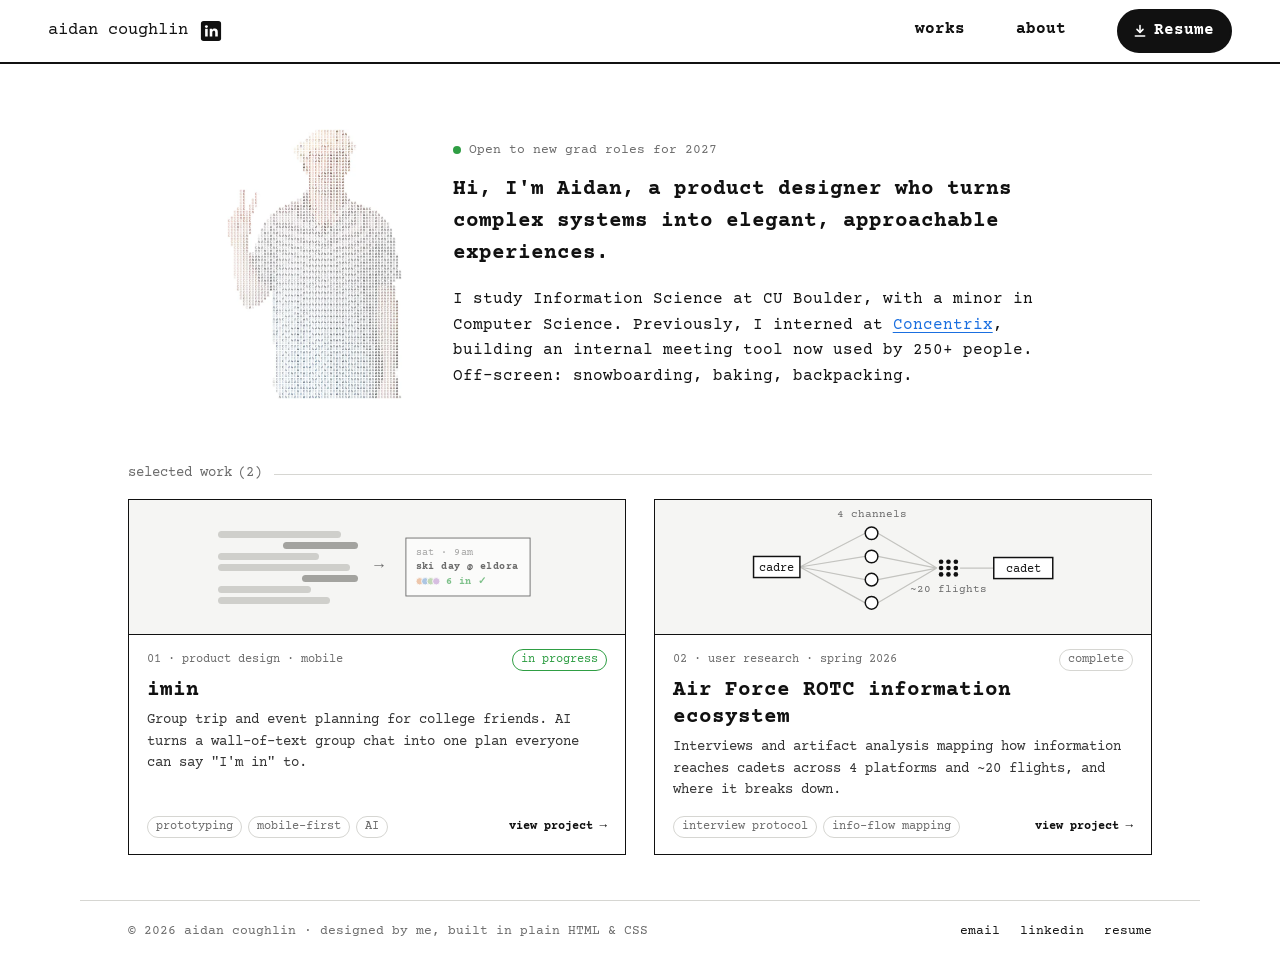
<file: index.html>
<!DOCTYPE html>
<html lang="en">
<head>
  <meta charset="utf-8" />
  <meta name="viewport" content="width=device-width, initial-scale=1" />
  <title>Aidan Coughlin — Product Designer</title>
  <meta name="description" content="Aidan Coughlin is a product designer studying Information Science at CU Boulder. Selected work: imin, an AI-assisted group planning app, and a research study of Air Force ROTC communication." />
  <meta property="og:title" content="Aidan Coughlin — Product Designer" />
  <meta property="og:description" content="Product design, user research, and a little code. Selected work and resume." />
  <meta property="og:type" content="website" />
  <meta property="og:url" content="https://aidan-coughlin.github.io/portfolio/" />
  <meta property="og:image" content="https://aidan-coughlin.github.io/portfolio/assets/og.png" />
  <meta property="og:image:width" content="1200" />
  <meta property="og:image:height" content="630" />
  <meta property="og:image:alt" content="aidan coughlin, product designer: ASCII portrait and name in a typewriter font" />
  <meta name="twitter:card" content="summary_large_image" />
  <link rel="icon" href="assets/favicon.svg" type="image/svg+xml" />
  <link rel="apple-touch-icon" href="assets/apple-touch-icon.png" />

  <link rel="preload" href="assets/fonts/courier-prime-latin-400-normal.woff2" as="font" type="font/woff2" crossorigin />
  <link rel="preload" href="assets/fonts/courier-prime-latin-700-normal.woff2" as="font" type="font/woff2" crossorigin />
  <link rel="stylesheet" href="css/styles.css" />
  <script src="js/main.js" defer></script>
</head>
<body>
  <a class="skip-link" href="#work">Skip to work</a>

  <header class="site-header">
    <div class="brand">
      <a class="brand-name" href="./">aidan coughlin</a>
      <a class="icon-link" href="https://www.linkedin.com/in/aidan-coughlin/" target="_blank" rel="noopener" aria-label="LinkedIn profile">
        <svg viewBox="0 0 24 24" aria-hidden="true"><rect x="1" y="1" width="22" height="22" rx="3" fill="currentColor"/><circle cx="7" cy="7.2" r="1.6" fill="#fff"/><rect x="5.6" y="9.6" width="2.8" height="8.4" fill="#fff"/><path d="M10.6 9.6h2.7v1.2c.5-.8 1.5-1.4 2.9-1.4 2.2 0 3.2 1.4 3.2 3.8V18h-2.8v-4.4c0-1.2-.4-1.9-1.4-1.9s-1.8.7-1.8 1.9V18h-2.8z" fill="#fff"/></svg>
      </a>
    </div>
    <nav class="site-nav" aria-label="Primary">
      <a class="nav-link nav-works" href="#work">works</a>
      <a class="nav-link" href="about.html">about</a>
      <a class="btn-resume" href="assets/aidan-coughlin-resume.pdf" download>
        <svg viewBox="0 0 24 24" aria-hidden="true" fill="none" stroke="currentColor" stroke-width="2.4" stroke-linecap="round" stroke-linejoin="round"><g class="dl-arrow"><path d="M12 4v10"/><path d="m7.5 9.5 4.5 4.5 4.5-4.5"/></g><path d="M5 19.5h14"/></svg>
        Resume
      </a>
    </nav>
  </header>

  <main class="hero">
    <section class="intro" id="about" aria-label="About">
      <picture class="portrait">
        <source srcset="assets/portrait.webp" type="image/webp" />
        <img src="assets/portrait.jpg" width="413" height="640"
             alt="ASCII-art portrait of Aidan, built from the letters A and C, holding up a peace sign" />
      </picture>

      <div class="bio">
        <p class="status"><span class="status-dot" aria-hidden="true"></span>Open to new grad roles for 2027</p>
        <h1>Hi, I'm Aidan, a product designer who turns complex systems into elegant, approachable experiences.</h1>
        <p>
          I study Information Science at CU Boulder, with a minor in Computer Science.
          Previously, I interned at <a class="text-link" href="https://www.concentrix.com" target="_blank" rel="noopener">Concentrix</a>,
          building an internal meeting tool now used by 250+ people. Off-screen: snowboarding, baking, backpacking.
        </p>
      </div>
    </section>

    <section class="work" id="work" aria-labelledby="work-label">
      <h2 class="section-label" id="work-label">selected work <span class="count">(2)</span></h2>

      <div class="cards">
        <!-- Project 01: imin -->
        <a class="card" href="projects/imin.html">
          <div class="card-visual" aria-hidden="true">
            <div class="viz-imin">
              <div class="chat">
                <span class="b" style="--w:88%;--i:0"></span>
                <span class="b me" style="--w:54%;--i:1"></span>
                <span class="b" style="--w:72%;--i:2"></span>
                <span class="b" style="--w:94%;--i:3"></span>
                <span class="b me" style="--w:40%;--i:4"></span>
                <span class="b" style="--w:66%;--i:5"></span>
                <span class="b" style="--w:80%;--i:6"></span>
              </div>
              <span class="viz-arrow">→</span>
              <div class="plan">
                <span class="plan-when">sat · 9am</span>
                <span class="plan-what">ski day @ eldora</span>
                <span class="plan-who"><span class="avatars"><i></i><i></i><i></i><i></i></span>6 in ✓</span>
              </div>
            </div>
          </div>
          <div class="card-body">
            <div class="card-meta">
              <span>01 · product design · mobile</span>
              <span class="pill pill--live">in progress</span>
            </div>
            <h3 class="card-title">imin</h3>
            <p class="card-desc">Group trip and event planning for college friends. AI turns a wall-of-text group chat into one plan everyone can say "I'm in" to.</p>
            <div class="card-foot">
              <ul class="tags"><li>prototyping</li><li>mobile-first</li><li>AI</li></ul>
              <span class="card-cta">view project <span class="arrow" aria-hidden="true">→</span></span>
            </div>
          </div>
        </a>

        <!-- Project 02: Air Force ROTC -->
        <a class="card" href="projects/rotc.html">
          <div class="card-visual" aria-hidden="true">
            <svg class="viz-rotc" viewBox="0 0 300 112" role="presentation">
              <g class="edges">
                <path d="M52 56 L114 24 M52 56 L114 46 M52 56 L114 68 M52 56 L114 90"/>
                <path d="M126 24 L182 57 M126 46 L182 57 M126 68 L182 57 M126 90 L182 57"/>
                <path d="M204 57 L236 57"/>
              </g>
              <path class="trace" pathLength="1" d="M52 56 L114 46 L126 46 L182 57 L204 57 L236 57"/>
              <g class="nodes">
                <rect x="8" y="46" width="44" height="20"/>
                <text x="30" y="59.5">cadre</text>
                <text class="lbl" x="120" y="9">4 channels</text>
                <circle cx="120" cy="24" r="6"/><circle class="hit" cx="120" cy="46" r="6"/>
                <circle cx="120" cy="68" r="6"/><circle cx="120" cy="90" r="6"/>
                <circle class="pain" cx="120" cy="90" r="10"/>
                <g class="flights">
                  <circle cx="186" cy="51" r="2.2"/><circle cx="193" cy="51" r="2.2"/><circle cx="200" cy="51" r="2.2"/>
                  <circle cx="186" cy="57" r="2.2"/><circle cx="193" cy="57" r="2.2"/><circle cx="200" cy="57" r="2.2"/>
                  <circle cx="186" cy="63" r="2.2"/><circle cx="193" cy="63" r="2.2"/><circle cx="200" cy="63" r="2.2"/>
                </g>
                <text class="lbl" x="193" y="80">~20 flights</text>
                <rect x="236" y="47" width="56" height="20"/>
                <text x="264" y="60.5">cadet</text>
              </g>
            </svg>
          </div>
          <div class="card-body">
            <div class="card-meta">
              <span>02 · user research · spring 2026</span>
              <span class="pill">complete</span>
            </div>
            <h3 class="card-title">Air Force ROTC information ecosystem</h3>
            <p class="card-desc">Interviews and artifact analysis mapping how information reaches cadets across 4 platforms and ~20 flights, and where it breaks down.</p>
            <div class="card-foot">
              <ul class="tags"><li>interview protocol</li><li>info-flow mapping</li></ul>
              <span class="card-cta">view project <span class="arrow" aria-hidden="true">→</span></span>
            </div>
          </div>
        </a>
      </div>
    </section>
  </main>

  <footer class="site-footer">
    <span>© <span data-year>2026</span> aidan coughlin · designed by me, built in plain HTML &amp; CSS</span>
    <span class="footer-links">
      <a class="nav-link" href="mailto:aidan.coughlin@colorado.edu">email</a>
      <a class="nav-link" href="https://www.linkedin.com/in/aidan-coughlin/" target="_blank" rel="noopener">linkedin</a>
      <a class="nav-link" href="assets/aidan-coughlin-resume.pdf" download>resume</a>
    </span>
  </footer>
</body>
</html>
</file>
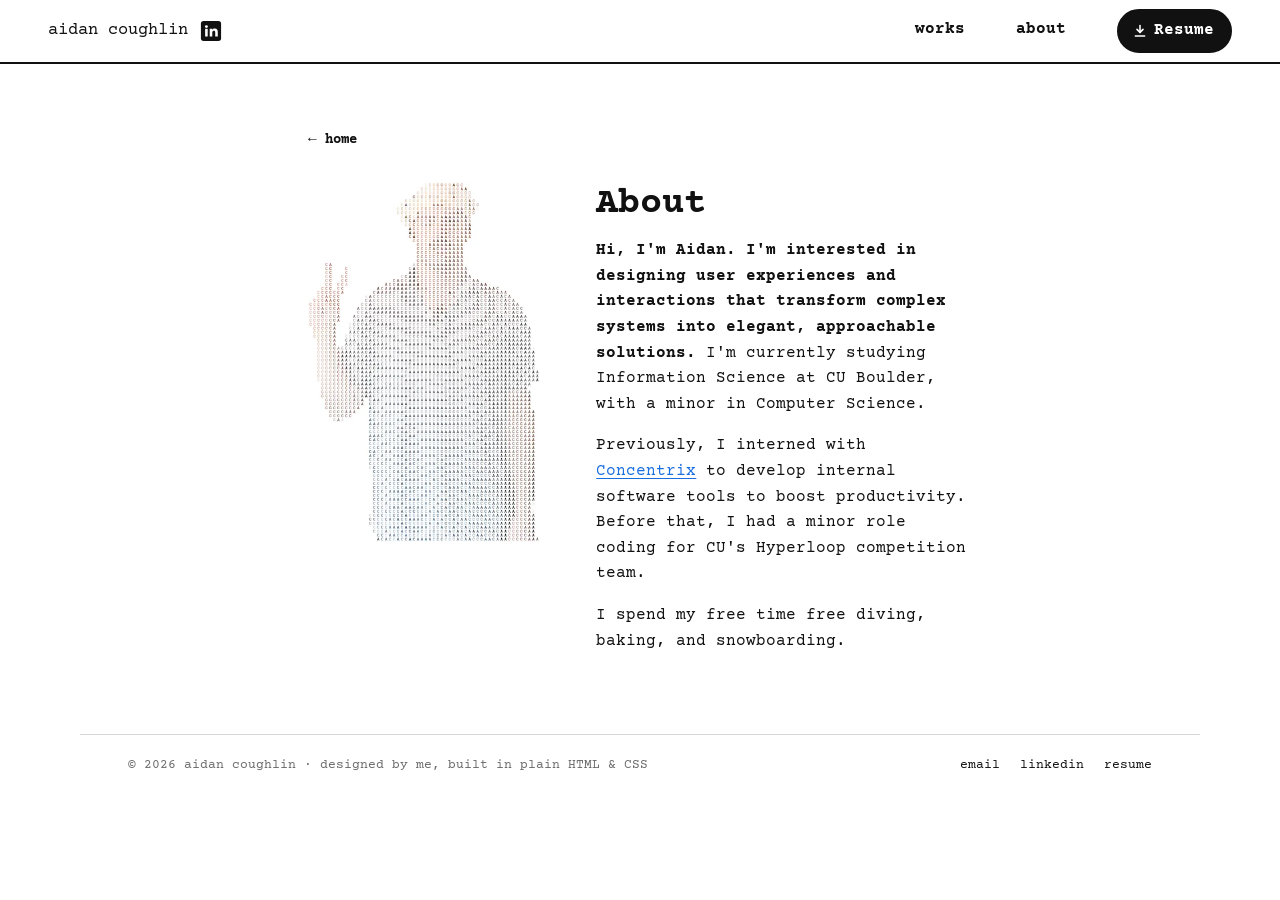
<file: about.html>
<!DOCTYPE html>
<html lang="en">
<head>
  <meta charset="utf-8" />
  <meta name="viewport" content="width=device-width, initial-scale=1" />
  <title>About — Aidan Coughlin</title>
  <meta name="description" content="About Aidan Coughlin, an Information Science student at CU Boulder designing user experiences for complex systems." />
  <meta property="og:title" content="About — Aidan Coughlin" />
  <meta property="og:description" content="About Aidan Coughlin, an Information Science student at CU Boulder designing user experiences for complex systems." />
  <meta property="og:type" content="website" />
  <meta property="og:url" content="https://aidan-coughlin.github.io/portfolio/about.html" />
  <meta property="og:image" content="https://aidan-coughlin.github.io/portfolio/assets/og.png" />
  <meta property="og:image:width" content="1200" />
  <meta property="og:image:height" content="630" />
  <meta property="og:image:alt" content="aidan coughlin, product designer: ASCII portrait and name in a typewriter font" />
  <meta name="twitter:card" content="summary_large_image" />
  <link rel="icon" href="assets/favicon.svg" type="image/svg+xml" />
  <link rel="apple-touch-icon" href="assets/apple-touch-icon.png" />
  <link rel="preload" href="assets/fonts/courier-prime-latin-400-normal.woff2" as="font" type="font/woff2" crossorigin />
  <link rel="preload" href="assets/fonts/courier-prime-latin-700-normal.woff2" as="font" type="font/woff2" crossorigin />
  <link rel="stylesheet" href="css/styles.css" />
  <script src="js/main.js" defer></script>
</head>
<body>
  <a class="skip-link" href="#main">Skip to content</a>

  <header class="site-header">
    <div class="brand">
      <a class="brand-name" href="./">aidan coughlin</a>
      <a class="icon-link" href="https://www.linkedin.com/in/aidan-coughlin/" target="_blank" rel="noopener" aria-label="LinkedIn profile">
        <svg viewBox="0 0 24 24" aria-hidden="true"><rect x="1" y="1" width="22" height="22" rx="3" fill="currentColor"/><circle cx="7" cy="7.2" r="1.6" fill="#fff"/><rect x="5.6" y="9.6" width="2.8" height="8.4" fill="#fff"/><path d="M10.6 9.6h2.7v1.2c.5-.8 1.5-1.4 2.9-1.4 2.2 0 3.2 1.4 3.2 3.8V18h-2.8v-4.4c0-1.2-.4-1.9-1.4-1.9s-1.8.7-1.8 1.9V18h-2.8z" fill="#fff"/></svg>
      </a>
    </div>
    <nav class="site-nav" aria-label="Primary">
      <a class="nav-link nav-works" href="./#work">works</a>
      <a class="nav-link" href="about.html" aria-current="page">about</a>
      <a class="btn-resume" href="assets/aidan-coughlin-resume.pdf" download>
        <svg viewBox="0 0 24 24" aria-hidden="true" fill="none" stroke="currentColor" stroke-width="2.4" stroke-linecap="round" stroke-linejoin="round"><g class="dl-arrow"><path d="M12 4v10"/><path d="m7.5 9.5 4.5 4.5 4.5-4.5"/></g><path d="M5 19.5h14"/></svg>
        Resume
      </a>
    </nav>
  </header>

  <main class="page" id="main">
    <a class="nav-link back-link" href="./">← home</a>
    <div class="about-grid">
      <picture>
        <source srcset="assets/portrait.webp" type="image/webp" />
        <img src="assets/portrait.jpg" width="413" height="640" alt="ASCII-art portrait of Aidan, built from the letters A and C, holding up a peace sign" />
      </picture>
      <div>
        <h1>About</h1>
        <p><strong>Hi, I'm Aidan. I'm interested in designing user experiences and interactions that transform complex systems into elegant, approachable solutions.</strong> I'm currently studying Information Science at CU Boulder, with a minor in Computer Science.</p>
        <p>Previously, I interned with <a class="text-link" href="https://www.concentrix.com" target="_blank" rel="noopener">Concentrix</a> to develop internal software tools to boost productivity. Before that, I had a minor role coding for CU's Hyperloop competition team.</p>
        <p>I spend my free time free diving, baking, and snowboarding.</p>
      </div>
    </div>
  </main>

  <footer class="site-footer">
    <span>© <span data-year>2026</span> aidan coughlin · designed by me, built in plain HTML &amp; CSS</span>
    <span class="footer-links">
      <a class="nav-link" href="mailto:aidan.coughlin@colorado.edu">email</a>
      <a class="nav-link" href="https://www.linkedin.com/in/aidan-coughlin/" target="_blank" rel="noopener">linkedin</a>
      <a class="nav-link" href="assets/aidan-coughlin-resume.pdf" download>resume</a>
    </span>
  </footer>
</body>
</html>
</file>
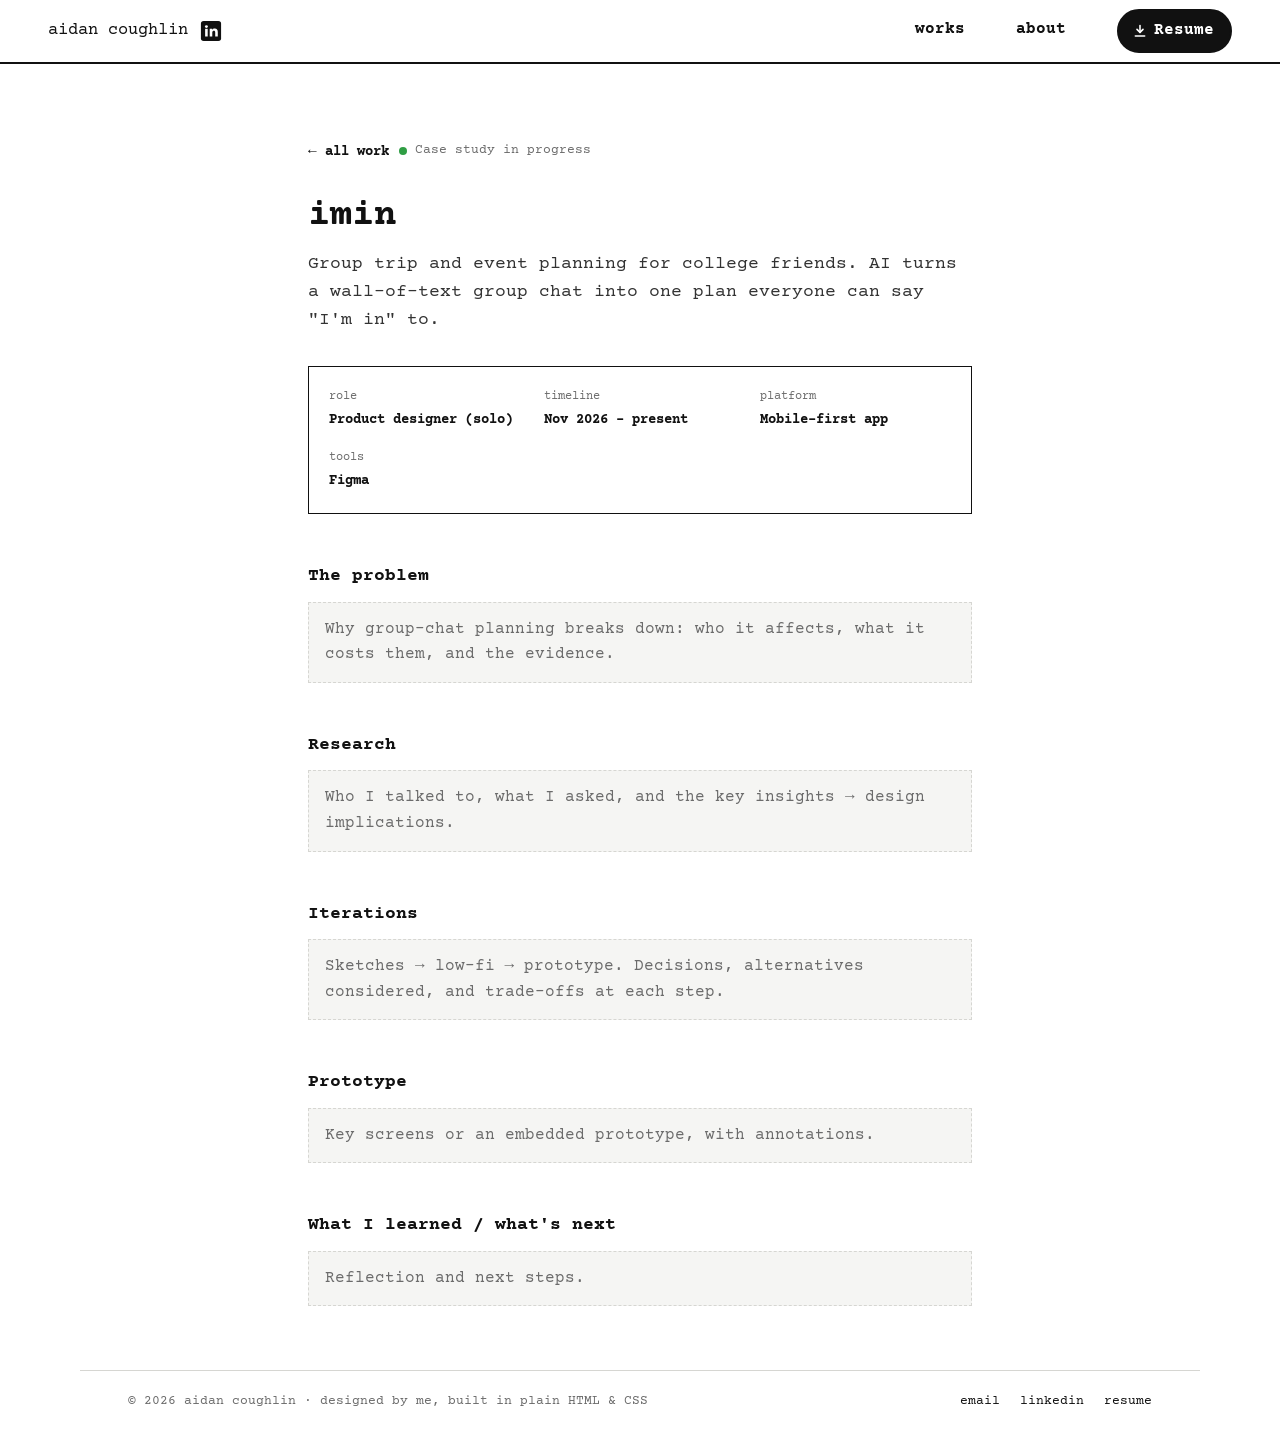
<file: projects/imin.html>
<!DOCTYPE html>
<html lang="en">
<head>
  <meta charset="utf-8" />
  <meta name="viewport" content="width=device-width, initial-scale=1" />
  <title>imin — Aidan Coughlin</title>
  <meta name="description" content="imin: a mobile-first, AI-assisted group trip and event planning app for college students. Case study in progress." />
  <meta property="og:title" content="imin — Aidan Coughlin" />
  <meta property="og:description" content="imin: a mobile-first, AI-assisted group trip and event planning app for college students. Case study in progress." />
  <meta property="og:type" content="article" />
  <meta property="og:url" content="https://aidan-coughlin.github.io/portfolio/projects/imin.html" />
  <meta property="og:image" content="https://aidan-coughlin.github.io/portfolio/assets/og.png" />
  <meta property="og:image:width" content="1200" />
  <meta property="og:image:height" content="630" />
  <meta property="og:image:alt" content="aidan coughlin, product designer: ASCII portrait and name in a typewriter font" />
  <meta name="twitter:card" content="summary_large_image" />
  <link rel="icon" href="../assets/favicon.svg" type="image/svg+xml" />
  <link rel="apple-touch-icon" href="../assets/apple-touch-icon.png" />
  <link rel="preload" href="../assets/fonts/courier-prime-latin-400-normal.woff2" as="font" type="font/woff2" crossorigin />
  <link rel="preload" href="../assets/fonts/courier-prime-latin-700-normal.woff2" as="font" type="font/woff2" crossorigin />
  <link rel="stylesheet" href="../css/styles.css" />
  <script src="../js/main.js" defer></script>
</head>
<body>
  <a class="skip-link" href="#main">Skip to content</a>

  <header class="site-header">
    <div class="brand">
      <a class="brand-name" href="../">aidan coughlin</a>
      <a class="icon-link" href="https://www.linkedin.com/in/aidan-coughlin/" target="_blank" rel="noopener" aria-label="LinkedIn profile">
        <svg viewBox="0 0 24 24" aria-hidden="true"><rect x="1" y="1" width="22" height="22" rx="3" fill="currentColor"/><circle cx="7" cy="7.2" r="1.6" fill="#fff"/><rect x="5.6" y="9.6" width="2.8" height="8.4" fill="#fff"/><path d="M10.6 9.6h2.7v1.2c.5-.8 1.5-1.4 2.9-1.4 2.2 0 3.2 1.4 3.2 3.8V18h-2.8v-4.4c0-1.2-.4-1.9-1.4-1.9s-1.8.7-1.8 1.9V18h-2.8z" fill="#fff"/></svg>
      </a>
    </div>
    <nav class="site-nav" aria-label="Primary">
      <a class="nav-link nav-works" href="../#work">works</a>
      <a class="nav-link" href="../about.html">about</a>
      <a class="btn-resume" href="../assets/aidan-coughlin-resume.pdf" download>
        <svg viewBox="0 0 24 24" aria-hidden="true" fill="none" stroke="currentColor" stroke-width="2.4" stroke-linecap="round" stroke-linejoin="round"><g class="dl-arrow"><path d="M12 4v10"/><path d="m7.5 9.5 4.5 4.5 4.5-4.5"/></g><path d="M5 19.5h14"/></svg>
        Resume
      </a>
    </nav>
  </header>

  <main class="page" id="main">
    <a class="nav-link back-link" href="../#work">← all work</a>
    <p class="status"><span class="status-dot" aria-hidden="true"></span>Case study in progress</p>
    <h1>imin</h1>
    <p class="lede">Group trip and event planning for college friends. AI turns a wall-of-text group chat into one plan everyone can say "I'm in" to.</p>

    <!-- Summary header: the one screen a recruiter is guaranteed to read -->
    <dl class="summary">
      <div><dt>role</dt><dd>Product designer (solo)</dd></div>
      <div><dt>timeline</dt><dd>Nov 2026 – present</dd></div>
      <div><dt>platform</dt><dd>Mobile-first app</dd></div>
      <div><dt>tools</dt><dd>Figma</dd></div>
    </dl>

    <h2>The problem</h2>
    <p class="placeholder">Why group-chat planning breaks down: who it affects, what it costs them, and the evidence.</p>

    <h2>Research</h2>
    <p class="placeholder">Who I talked to, what I asked, and the key insights → design implications.</p>

    <h2>Iterations</h2>
    <p class="placeholder">Sketches → low-fi → prototype. Decisions, alternatives considered, and trade-offs at each step.</p>

    <h2>Prototype</h2>
    <p class="placeholder">Key screens or an embedded prototype, with annotations.</p>

    <h2>What I learned / what's next</h2>
    <p class="placeholder">Reflection and next steps.</p>
  </main>

  <footer class="site-footer">
    <span>© <span data-year>2026</span> aidan coughlin · designed by me, built in plain HTML &amp; CSS</span>
    <span class="footer-links">
      <a class="nav-link" href="mailto:aidan.coughlin@colorado.edu">email</a>
      <a class="nav-link" href="https://www.linkedin.com/in/aidan-coughlin/" target="_blank" rel="noopener">linkedin</a>
      <a class="nav-link" href="../assets/aidan-coughlin-resume.pdf" download>resume</a>
    </span>
  </footer>
</body>
</html>
</file>
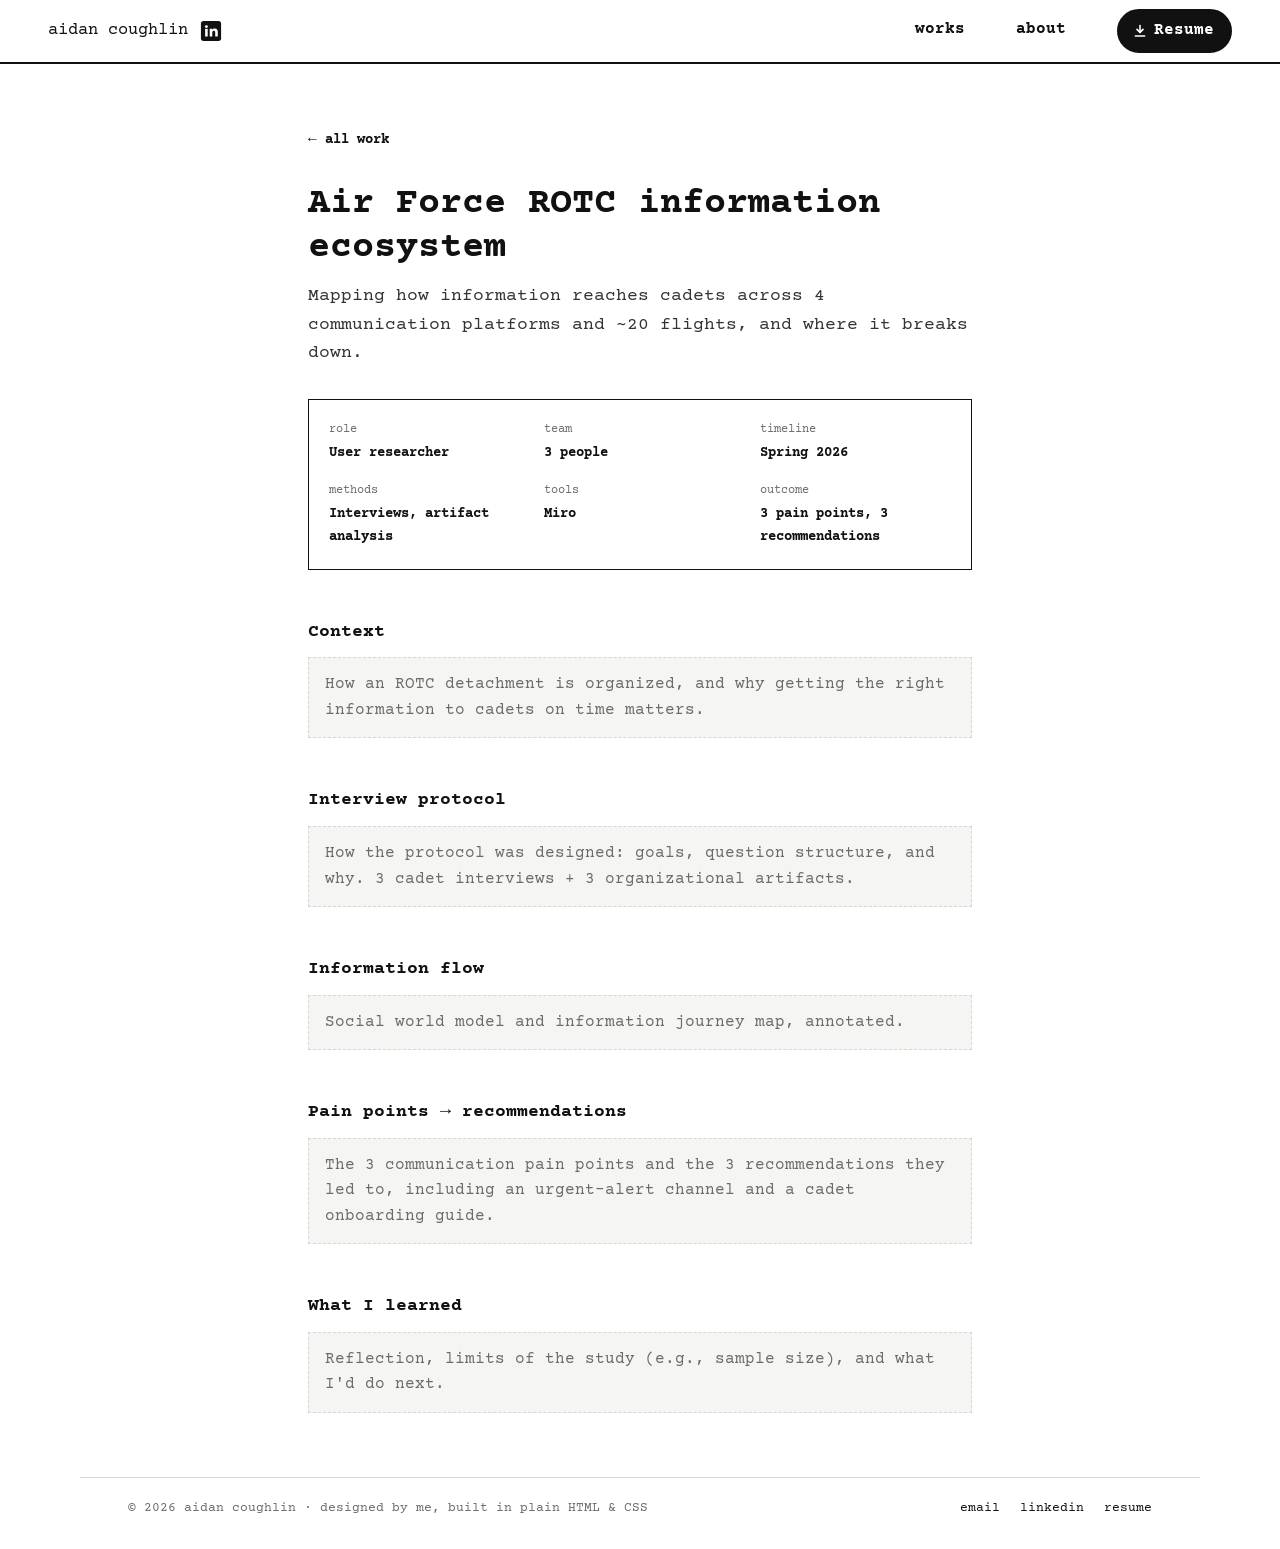
<file: projects/rotc.html>
<!DOCTYPE html>
<html lang="en">
<head>
  <meta charset="utf-8" />
  <meta name="viewport" content="width=device-width, initial-scale=1" />
  <title>Air Force ROTC information ecosystem — Aidan Coughlin</title>
  <meta name="description" content="A user research study mapping how information reaches Air Force ROTC cadets across 4 platforms and ~20 flights." />
  <meta property="og:title" content="Air Force ROTC information ecosystem — Aidan Coughlin" />
  <meta property="og:description" content="A user research study mapping how information reaches Air Force ROTC cadets across 4 platforms and ~20 flights." />
  <meta property="og:type" content="article" />
  <meta property="og:url" content="https://aidan-coughlin.github.io/portfolio/projects/rotc.html" />
  <meta property="og:image" content="https://aidan-coughlin.github.io/portfolio/assets/og.png" />
  <meta property="og:image:width" content="1200" />
  <meta property="og:image:height" content="630" />
  <meta property="og:image:alt" content="aidan coughlin, product designer: ASCII portrait and name in a typewriter font" />
  <meta name="twitter:card" content="summary_large_image" />
  <link rel="icon" href="../assets/favicon.svg" type="image/svg+xml" />
  <link rel="apple-touch-icon" href="../assets/apple-touch-icon.png" />
  <link rel="preload" href="../assets/fonts/courier-prime-latin-400-normal.woff2" as="font" type="font/woff2" crossorigin />
  <link rel="preload" href="../assets/fonts/courier-prime-latin-700-normal.woff2" as="font" type="font/woff2" crossorigin />
  <link rel="stylesheet" href="../css/styles.css" />
  <script src="../js/main.js" defer></script>
</head>
<body>
  <a class="skip-link" href="#main">Skip to content</a>

  <header class="site-header">
    <div class="brand">
      <a class="brand-name" href="../">aidan coughlin</a>
      <a class="icon-link" href="https://www.linkedin.com/in/aidan-coughlin/" target="_blank" rel="noopener" aria-label="LinkedIn profile">
        <svg viewBox="0 0 24 24" aria-hidden="true"><rect x="1" y="1" width="22" height="22" rx="3" fill="currentColor"/><circle cx="7" cy="7.2" r="1.6" fill="#fff"/><rect x="5.6" y="9.6" width="2.8" height="8.4" fill="#fff"/><path d="M10.6 9.6h2.7v1.2c.5-.8 1.5-1.4 2.9-1.4 2.2 0 3.2 1.4 3.2 3.8V18h-2.8v-4.4c0-1.2-.4-1.9-1.4-1.9s-1.8.7-1.8 1.9V18h-2.8z" fill="#fff"/></svg>
      </a>
    </div>
    <nav class="site-nav" aria-label="Primary">
      <a class="nav-link nav-works" href="../#work">works</a>
      <a class="nav-link" href="../about.html">about</a>
      <a class="btn-resume" href="../assets/aidan-coughlin-resume.pdf" download>
        <svg viewBox="0 0 24 24" aria-hidden="true" fill="none" stroke="currentColor" stroke-width="2.4" stroke-linecap="round" stroke-linejoin="round"><g class="dl-arrow"><path d="M12 4v10"/><path d="m7.5 9.5 4.5 4.5 4.5-4.5"/></g><path d="M5 19.5h14"/></svg>
        Resume
      </a>
    </nav>
  </header>

  <main class="page" id="main">
    <a class="nav-link back-link" href="../#work">← all work</a>
    <h1>Air Force ROTC information ecosystem</h1>
    <p class="lede">Mapping how information reaches cadets across 4 communication platforms and ~20 flights, and where it breaks down.</p>

    <!-- Summary header: the one screen a recruiter is guaranteed to read -->
    <dl class="summary">
      <div><dt>role</dt><dd>User researcher</dd></div>
      <div><dt>team</dt><dd>3 people</dd></div>
      <div><dt>timeline</dt><dd>Spring 2026</dd></div>
      <div><dt>methods</dt><dd>Interviews, artifact analysis</dd></div>
      <div><dt>tools</dt><dd>Miro</dd></div>
      <div><dt>outcome</dt><dd>3 pain points, 3 recommendations</dd></div>
    </dl>

    <h2>Context</h2>
    <p class="placeholder">How an ROTC detachment is organized, and why getting the right information to cadets on time matters.</p>

    <h2>Interview protocol</h2>
    <p class="placeholder">How the protocol was designed: goals, question structure, and why. 3 cadet interviews + 3 organizational artifacts.</p>

    <h2>Information flow</h2>
    <p class="placeholder">Social world model and information journey map, annotated.</p>

    <h2>Pain points → recommendations</h2>
    <p class="placeholder">The 3 communication pain points and the 3 recommendations they led to, including an urgent-alert channel and a cadet onboarding guide.</p>

    <h2>What I learned</h2>
    <p class="placeholder">Reflection, limits of the study (e.g., sample size), and what I'd do next.</p>
  </main>

  <footer class="site-footer">
    <span>© <span data-year>2026</span> aidan coughlin · designed by me, built in plain HTML &amp; CSS</span>
    <span class="footer-links">
      <a class="nav-link" href="mailto:aidan.coughlin@colorado.edu">email</a>
      <a class="nav-link" href="https://www.linkedin.com/in/aidan-coughlin/" target="_blank" rel="noopener">linkedin</a>
      <a class="nav-link" href="../assets/aidan-coughlin-resume.pdf" download>resume</a>
    </span>
  </footer>
</body>
</html>
</file>
<file: css/styles.css>
/* ==========================================================================
   aidan coughlin — portfolio
   Plain CSS, no build step. Sections:
   1. Tokens  2. Base  3. Header  4. Landing hero  5. Project cards
   6. Card illustrations  7. Footer  8. Inner pages  9. Responsive  10. Motion
   ========================================================================== */

/* 0. Fonts (self-hosted Courier Prime, SIL Open Font License) --------------- */
@font-face {
  font-family: "Courier Prime"; font-style: normal; font-weight: 400; font-display: swap;
  src: url("../assets/fonts/courier-prime-latin-400-normal.woff2") format("woff2");
}
@font-face {
  font-family: "Courier Prime"; font-style: normal; font-weight: 700; font-display: swap;
  src: url("../assets/fonts/courier-prime-latin-700-normal.woff2") format("woff2");
}
@font-face {
  font-family: "Courier Prime"; font-style: italic; font-weight: 400; font-display: swap;
  src: url("../assets/fonts/courier-prime-latin-400-italic.woff2") format("woff2");
}

/* 1. Tokens ---------------------------------------------------------------- */
:root {
  --ink: #111;
  --muted: #6b6b6b;
  --soft: #f5f5f3;
  --hairline: #d6d6d2;
  --link: #1a6fe0;
  --live: #2f9e44;
  --alert: #d9480f;

  --font: "Courier Prime", "Courier New", Courier, monospace;
  --header-h: 64px;
  --pad-x: clamp(16px, 4vw, 48px);
  --content-w: 1120px;
  --ease: cubic-bezier(.2, .7, .2, 1);
}

/* 2. Base ------------------------------------------------------------------ */
*, *::before, *::after { box-sizing: border-box; }

html { -webkit-text-size-adjust: 100%; scroll-behavior: smooth; }

body {
  margin: 0;
  background: #fff;
  color: var(--ink);
  font-family: var(--font);
  font-size: 16px;
  line-height: 1.6;
  -webkit-font-smoothing: antialiased;
}

img, svg { display: block; max-width: 100%; }

a { color: inherit; }

/* Two radii only: rectangles are square; pills and dots are fully round. */
:focus-visible { outline: 2px solid var(--link); outline-offset: 3px; }

.skip-link {
  position: absolute; left: 12px; top: -48px; z-index: 100;
  background: var(--ink); color: #fff; padding: 8px 12px;
  text-decoration: none; transition: top .2s;
}
.skip-link:focus { top: 12px; }

/* text link inside paragraphs: blue + underline, as on the old site */
.text-link {
  color: var(--link);
  text-decoration: underline;
  text-underline-offset: 3px;
  text-decoration-thickness: 1px;
  transition: text-decoration-thickness .15s, text-underline-offset .15s;
}
.text-link:hover { text-decoration-thickness: 2px; text-underline-offset: 4px; }

/* nav-style link: underline slides in from the left on hover */
.nav-link {
  text-decoration: none;
  font-weight: 700;
  background: linear-gradient(currentColor, currentColor) left bottom / 0% 1.5px no-repeat;
  padding-bottom: 2px;
  transition: background-size .25s var(--ease);
}
.nav-link:hover, .nav-link:focus-visible { background-size: 100% 1.5px; }

/* 3. Header ---------------------------------------------------------------- */
.site-header {
  position: sticky; top: 0; z-index: 10;
  height: var(--header-h);
  display: flex; align-items: center; justify-content: space-between; gap: 16px;
  padding: 0 var(--pad-x);
  background: #fff;
  border-bottom: 2px solid var(--ink);
}

.brand { display: flex; align-items: center; gap: 12px; min-width: 0; }
.brand-name { text-decoration: none; font-size: 1.05rem; white-space: nowrap; }

.icon-link { display: inline-flex; width: 22px; height: 22px; color: var(--ink); transition: color .2s; }
.icon-link svg { width: 100%; height: 100%; }
.icon-link:hover { color: #0a66c2; } /* LinkedIn brand blue */

.site-nav { display: flex; align-items: center; gap: clamp(16px, 4vw, 64px); font-size: 1rem; }

.btn-resume {
  display: inline-flex; align-items: center; gap: 6px;
  background: var(--ink); color: #fff;
  font-weight: 700; text-decoration: none;
  padding: 7px 16px 7px 13px; border-radius: 999px;
  border: 2px solid var(--ink);
  transition: background-color .2s, color .2s;
}
.btn-resume svg { width: 16px; height: 16px; }
.btn-resume .dl-arrow { transition: transform .25s var(--ease); }
.btn-resume:hover { background: #fff; color: var(--ink); }
.btn-resume:hover .dl-arrow { transform: translateY(2px); }

/* 4. Landing hero ---------------------------------------------------------- */
/* The first screen holds the intro (centered in the free space) and the
   project cards (pinned toward the bottom), so work is visible on load. */
.hero {
  width: min(var(--content-w), 100%);
  margin: 0 auto;
  min-height: calc(100svh - var(--header-h));
  display: flex; flex-direction: column;
  gap: clamp(24px, 4vh, 48px);
  padding: clamp(20px, 4vh, 56px) var(--pad-x) clamp(24px, 5vh, 56px);
}

.intro {
  flex: 1;
  display: flex; align-items: center; justify-content: center;
  gap: clamp(20px, 4vw, 56px);
}

.portrait { flex: none; }
.portrait img {
  height: clamp(150px, 30vh, 290px);
  width: auto;
  transition: transform .5s var(--ease);
  transform-origin: 50% 90%;
}
/* Tilts away from the side the cursor enters on; js/main.js sets data-tilt.
   Without JS it falls back to a left tilt. */
.portrait:hover img { transform: rotate(-2deg); }
.portrait[data-tilt="right"]:hover img { transform: rotate(2deg); }

.bio { max-width: 60ch; }
.bio h1 {
  font-size: clamp(1.05rem, .95rem + .45vw, 1.3rem);
  line-height: 1.55;
  font-weight: 700;
  margin: 0 0 .8em;
}
.bio p { margin: 0; font-size: clamp(.94rem, .9rem + .15vw, 1rem); }

.status {
  display: inline-flex; align-items: center; gap: 8px;
  font-size: .82rem !important; color: var(--muted);
  margin-bottom: 1em !important;
}
.status-dot {
  width: 8px; height: 8px; border-radius: 50%;
  background: var(--live);
}

/* 5. Project cards --------------------------------------------------------- */
.section-label {
  display: flex; align-items: center; gap: 12px;
  margin: 0 0 14px;
  font-size: .85rem; font-weight: 400; color: var(--muted);
}
.section-label::after { content: ""; flex: 1; height: 1px; background: var(--hairline); }
.section-label .count { margin-left: -6px; }

.cards {
  display: grid;
  grid-template-columns: repeat(2, minmax(0, 1fr));
  gap: clamp(16px, 2.5vw, 28px);
}

.card {
  display: flex; flex-direction: column;
  background: #fff;
  border: 1.5px solid var(--ink);
  overflow: hidden;
  text-decoration: none; color: inherit;
  transition: transform .25s var(--ease);
}
.card:hover, .card:focus-visible { transform: translateY(-3px); }
.card:focus-visible { outline-offset: 4px; }
.card:active { transform: translateY(-1px); }

.card-visual {
  height: clamp(92px, 15vh, 150px);
  background: var(--soft);
  border-bottom: 1.5px solid var(--ink);
  display: grid; place-items: center;
  overflow: hidden;
  position: relative;
}

.card-body { flex: 1; display: flex; flex-direction: column; gap: 6px; padding: 14px 18px 16px; }

.card-meta { display: flex; justify-content: space-between; align-items: center; gap: 8px; font-size: .78rem; color: var(--muted); }

.pill { border: 1px solid var(--hairline); border-radius: 999px; padding: 0 8px; white-space: nowrap; }
.pill--live { border-color: var(--live); color: var(--live); }

.card-title { margin: 0; font-size: clamp(1.1rem, 1rem + .4vw, 1.3rem); line-height: 1.3; }
.card-desc { margin: 0; font-size: .9rem; line-height: 1.5; color: #333; }

.card-foot {
  margin-top: auto; padding-top: 8px;
  display: flex; flex-wrap: wrap; align-items: center; justify-content: space-between; gap: 8px 12px;
  font-size: .78rem;
}
.tags { display: flex; flex-wrap: wrap; gap: 6px; margin: 0; padding: 0; list-style: none; color: var(--muted); }
.tags li { border: 1px solid var(--hairline); border-radius: 999px; padding: 0 8px; }

.card-cta { font-weight: 700; white-space: nowrap; }
.card-cta .arrow { display: inline-block; transition: transform .25s var(--ease); }
.card:hover .card-cta .arrow, .card:focus-visible .card-cta .arrow { transform: translateX(4px); }

/* 6. Card illustrations ---------------------------------------------------- */
/* Hover (or .is-active on touch devices, set by js/main.js) plays a tiny
   story: chat noise collapses into one plan / a message's path is traced. */

/* imin: wall of text -> one plan */
.viz-imin { display: flex; align-items: center; gap: 16px; }
.viz-imin .chat { width: 140px; display: flex; flex-direction: column; gap: 4px; }
.viz-imin .b {
  width: var(--w); height: 7px; border-radius: 999px;
  background: #cfcfcb;
  transform-origin: right center;
  transition: transform .4s var(--ease), opacity .4s;
  transition-delay: calc(var(--i) * 30ms);
}
.viz-imin .b.me { align-self: flex-end; background: #a3a39f; }
.viz-imin .viz-arrow { color: var(--muted); transition: transform .4s var(--ease), color .3s; }
.viz-imin .plan {
  width: 136px;
  display: flex; flex-direction: column;
  padding: 8px 10px;
  background: #fff;
  border: 1.5px solid var(--ink);
  font-size: 11px; line-height: 1.4;
  opacity: .6; transform: scale(.92);
  transition: transform .4s var(--ease) .1s, opacity .4s .1s, box-shadow .4s .1s;
}
.plan-when { color: var(--muted); }
.plan-what { font-weight: 700; }
.plan-who { display: flex; align-items: center; gap: 6px; color: var(--live); font-weight: 700; }
.avatars { display: inline-flex; }
.avatars i { width: 9px; height: 9px; border-radius: 50%; border: 1.5px solid #fff; margin-left: -3px; background: #bbb; }
.avatars i:nth-child(1) { margin-left: 0; background: #e8a87c; }
.avatars i:nth-child(2) { background: #7da7d9; }
.avatars i:nth-child(3) { background: #9fc58f; }
.avatars i:nth-child(4) { background: #c49bd6; }

.card:hover .viz-imin .b, .card:focus-visible .viz-imin .b, .card.is-active .viz-imin .b { transform: scaleX(.18); opacity: .3; }
.card:hover .viz-imin .viz-arrow, .card:focus-visible .viz-imin .viz-arrow, .card.is-active .viz-imin .viz-arrow { transform: translateX(3px); color: var(--ink); }
.card:hover .viz-imin .plan, .card:focus-visible .viz-imin .plan, .card.is-active .viz-imin .plan { opacity: 1; transform: scale(1.04); box-shadow: 3px 3px 0 var(--ink); }

/* ROTC: information-flow diagram */
.viz-rotc { position: absolute; inset: 8px 4%; width: 92%; height: calc(100% - 16px); overflow: visible; }
.viz-rotc .edges path { fill: none; stroke: #c4c4c0; stroke-width: 1.2; }
.viz-rotc .trace {
  fill: none; stroke: var(--ink); stroke-width: 2.2; stroke-linejoin: round; stroke-linecap: round;
  stroke-dasharray: 1; stroke-dashoffset: 1;
  transition: stroke-dashoffset .9s var(--ease);
}
.viz-rotc .nodes rect { fill: #fff; stroke: var(--ink); stroke-width: 1.4; }
.viz-rotc .nodes > circle { fill: #fff; stroke: var(--ink); stroke-width: 1.4; transition: fill .3s .35s; }
.viz-rotc .flights circle { fill: var(--ink); }
.viz-rotc text { font-family: var(--font); font-size: 11px; text-anchor: middle; fill: var(--ink); }
.viz-rotc text.lbl { font-size: 10px; fill: var(--muted); }
.viz-rotc .pain { fill: none !important; stroke: var(--alert) !important; stroke-width: 1.4; opacity: 0; transform-origin: 120px 90px; transition: opacity .3s; }

.card:hover .viz-rotc .trace, .card:focus-visible .viz-rotc .trace, .card.is-active .viz-rotc .trace { stroke-dashoffset: 0; }
.card:hover .viz-rotc .hit, .card:focus-visible .viz-rotc .hit, .card.is-active .viz-rotc .hit { fill: var(--ink); }
.card:hover .viz-rotc .pain, .card:focus-visible .viz-rotc .pain, .card.is-active .viz-rotc .pain { opacity: 1; animation: ring 1.6s .5s 2; }
@keyframes ring { 0%, 100% { transform: scale(1); } 50% { transform: scale(1.25); } }

/* 7. Footer ---------------------------------------------------------------- */
.site-footer {
  width: min(var(--content-w), 100%);
  margin: 0 auto;
  display: flex; flex-wrap: wrap; justify-content: space-between; gap: 8px 24px;
  padding: 20px var(--pad-x) 28px;
  border-top: 1px solid var(--hairline);
  font-size: .82rem; color: var(--muted);
}
.footer-links { display: flex; gap: 20px; }
.footer-links .nav-link { color: var(--ink); font-weight: 400; }

/* 8. Inner pages (about + case studies) ------------------------------------ */
.page {
  width: min(760px, 100%);
  margin: 0 auto;
  padding: clamp(32px, 7vh, 80px) var(--pad-x) 64px;
}
.back-link { display: inline-block; font-size: .9rem; margin-bottom: 28px; }

.page h1 { font-size: clamp(1.6rem, 1.2rem + 1.6vw, 2.3rem); line-height: 1.2; margin: 0 0 12px; }
.page h2 { font-size: 1.15rem; margin: 48px 0 10px; }
.page p, .page li { font-size: 1rem; }
.page .lede { font-size: 1.1rem; color: #333; margin-top: 0; }

.summary {
  display: grid; grid-template-columns: repeat(auto-fit, minmax(150px, 1fr)); gap: 16px 24px;
  margin: 32px 0 8px; padding: 20px;
  border: 1.5px solid var(--ink);
  font-size: .9rem;
}
.summary dt { color: var(--muted); font-size: .78rem; }
.summary dd { margin: 2px 0 0; font-weight: 700; }

.placeholder {
  margin: 8px 0 0; padding: 14px 16px;
  background: var(--soft); border: 1px dashed var(--hairline);
  color: var(--muted); font-size: .9rem;
}

.about-grid { display: grid; grid-template-columns: auto 1fr; gap: clamp(24px, 5vw, 56px); align-items: start; }
.about-grid img { height: clamp(200px, 40vh, 380px); width: auto; }
.about-grid p { margin: 0 0 1em; }

/* 9. Responsive ------------------------------------------------------------ */
/* Short laptop screens: tighten so intro + cards still fit in one view */
@media (min-width: 761px) and (max-height: 800px) {
  .portrait img { height: clamp(140px, 27vh, 220px); }
  .card-desc { font-size: .85rem; }
}

@media (max-width: 760px) {
  :root { --header-h: 56px; }

  .hero { min-height: 0; gap: 36px; }
  .intro { flex-direction: column; align-items: flex-start; gap: 20px; }
  .portrait img { height: 150px; }
  .cards { grid-template-columns: 1fr; }
  .card-visual { height: 120px; }

  .about-grid { grid-template-columns: 1fr; }
  .about-grid img { height: 200px; }
}

@media (max-width: 420px) {
  .site-nav { gap: 14px; font-size: .92rem; }
  .brand { gap: 8px; }
  .brand-name { font-size: .95rem; }
  .nav-works { display: none; }          /* work sits directly below on this page */
  .btn-resume { padding: 5px 12px 5px 10px; }
}

/* 10. Motion preferences --------------------------------------------------- */
@media (prefers-reduced-motion: reduce) {
  html { scroll-behavior: auto; }
  *, *::before, *::after {
    animation: none !important;
    transition-duration: .01ms !important;
    transition-delay: 0s !important;
  }
}
</file>
